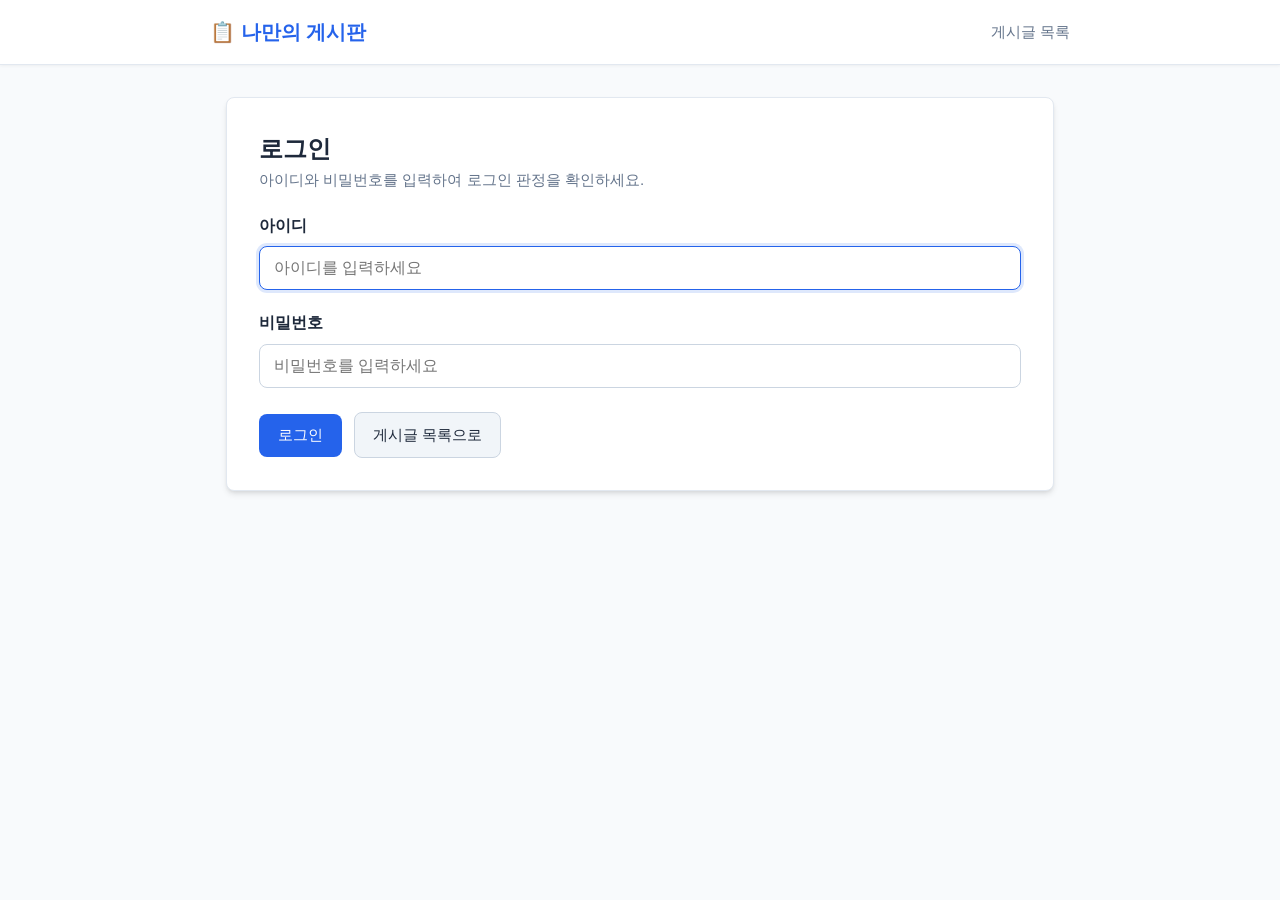
<file: templates/login.html>
<!doctype html>
<html lang="ko">
<head>
    <meta charset="utf-8">
    <meta name="viewport" content="width=device-width, initial-scale=1.0">
    <title>로그인 | 나만의 게시판</title>
    <link rel="stylesheet" href="/static/style.css">
</head>
<body>
    <header class="navbar">
        <div class="nav-container">
            <a href="/" class="brand-logo">📋 나만의 게시판</a>
            <nav class="nav-links">
                <a href="/">게시글 목록</a>
            </nav>
        </div>
    </header>

    <main class="container">
        <div class="card login-card">
            <h2>로그인</h2>
            <p class="subtitle">아이디와 비밀번호를 입력하여 로그인 판정을 확인하세요.</p>

            <div id="result-box" class="alert hidden" role="alert"></div>

            <form id="login-form">
                <div class="form-group">
                    <label for="username">아이디</label>
                    <input type="text" id="username" name="username" placeholder="아이디를 입력하세요" required autofocus>
                </div>
                <div class="form-group">
                    <label for="password">비밀번호</label>
                    <input type="password" id="password" name="password" placeholder="비밀번호를 입력하세요" required>
                </div>
                <div class="form-actions">
                    <button type="submit" class="btn btn-primary" id="login-btn">로그인</button>
                    <a href="/" class="btn btn-secondary">게시글 목록으로</a>
                </div>
            </form>
        </div>
    </main>

    <script>
        const form = document.getElementById("login-form");
        const resultBox = document.getElementById("result-box");
        const loginBtn = document.getElementById("login-btn");

        form.addEventListener("submit", async (e) => {
            e.preventDefault();

            const username = document.getElementById("username").value.trim();
            const password = document.getElementById("password").value;

            resultBox.className = "alert hidden";
            resultBox.textContent = "";
            loginBtn.disabled = true;
            loginBtn.textContent = "확인 중...";

            try {
                const response = await fetch("/auth/login", {
                    method: "POST",
                    headers: {
                        "Content-Type": "application/json"
                    },
                    body: JSON.stringify({ username, password })
                });

                const data = await response.json();

                if (response.ok) {
                    resultBox.className = "alert alert-success";
                    resultBox.textContent = `🎉 ${data.user.username}님, 환영합니다! (${data.message})`;
                } else {
                    resultBox.className = "alert alert-error";
                    resultBox.textContent = `⚠️ ${data.error || "로그인에 실패했습니다."}`;
                }
            } catch (err) {
                resultBox.className = "alert alert-error";
                resultBox.textContent = "🚨 서버와 통신하지 못했습니다. 서버 상태를 확인해 주세요.";
            } finally {
                loginBtn.disabled = false;
                loginBtn.textContent = "로그인";
            }
        });
    </script>
</body>
</html>
</file>
<file: static/style.css>
:root {
    --primary: #2563eb;
    --primary-hover: #1d4ed8;
    --danger: #dc2626;
    --danger-hover: #b91c1c;
    --secondary: #64748b;
    --secondary-hover: #475569;
    --bg-page: #f8fafc;
    --bg-card: #ffffff;
    --text-main: #1e293b;
    --text-muted: #64748b;
    --border-color: #e2e8f0;
    --radius: 8px;
    --shadow: 0 4px 6px -1px rgb(0 0 0 / 0.1), 0 2px 4px -2px rgb(0 0 0 / 0.1);
}

* {
    box-sizing: border-box;
    margin: 0;
    padding: 0;
}

body {
    font-family: -apple-system, BlinkMacSystemFont, "Segoe UI", Roboto, "Noto Sans KR", sans-serif;
    background-color: var(--bg-page);
    color: var(--text-main);
    line-height: 1.6;
}

/* 상단 네비게이션 바 */
.navbar {
    background-color: #ffffff;
    border-bottom: 1px solid var(--border-color);
    box-shadow: 0 1px 3px 0 rgb(0 0 0 / 0.05);
    padding: 16px 24px;
    margin-bottom: 32px;
}

.nav-container {
    max-width: 860px;
    margin: 0 auto;
    display: flex;
    justify-content: space-between;
    align-items: center;
}

.brand-logo {
    font-size: 1.25rem;
    font-weight: 700;
    color: var(--primary);
    text-decoration: none;
    display: flex;
    align-items: center;
    gap: 8px;
}

.nav-links {
    display: flex;
    gap: 16px;
    align-items: center;
}

.nav-links a {
    color: var(--text-muted);
    text-decoration: none;
    font-size: 0.95rem;
    font-weight: 500;
    transition: color 0.15s;
}

.nav-links a:hover {
    color: var(--primary);
}

/* 본문 컨테이너 */
.container {
    max-width: 860px;
    margin: 0 auto 40px auto;
    padding: 0 16px;
}

/* 카드 UI */
.card {
    background-color: var(--bg-card);
    border-radius: var(--radius);
    border: 1px solid var(--border-color);
    box-shadow: var(--shadow);
    padding: 32px;
}

.header-row {
    display: flex;
    justify-content: space-between;
    align-items: center;
    margin-bottom: 24px;
    padding-bottom: 16px;
    border-bottom: 1px solid var(--border-color);
}

h1, h2 {
    color: var(--text-main);
}

.subtitle {
    color: var(--text-muted);
    font-size: 0.95rem;
    margin-bottom: 20px;
}

/* 버튼 컴포넌트 */
.btn {
    display: inline-flex;
    align-items: center;
    justify-content: center;
    padding: 10px 18px;
    font-size: 0.95rem;
    font-weight: 500;
    border-radius: var(--radius);
    text-decoration: none;
    cursor: pointer;
    border: 1px solid transparent;
    transition: background-color 0.15s, border-color 0.15s;
    font-family: inherit;
}

.btn-primary {
    background-color: var(--primary);
    color: #ffffff;
}

.btn-primary:hover {
    background-color: var(--primary-hover);
}

.btn-secondary {
    background-color: #f1f5f9;
    color: var(--text-main);
    border-color: #cbd5e1;
}

.btn-secondary:hover {
    background-color: #e2e8f0;
}

.btn-danger {
    background-color: var(--danger);
    color: #ffffff;
}

.btn-danger:hover {
    background-color: var(--danger-hover);
}

/* 게시글 목록 테이블/리스트 */
.post-list {
    list-style: none;
    margin-top: 12px;
}

.post-item {
    display: flex;
    align-items: center;
    padding: 14px 12px;
    border-bottom: 1px solid var(--border-color);
    transition: background-color 0.15s;
}

.post-item:hover {
    background-color: #f8fafc;
}

.post-id-badge {
    display: inline-block;
    min-width: 44px;
    text-align: center;
    padding: 2px 8px;
    background-color: #e2e8f0;
    color: #475569;
    border-radius: 9999px;
    font-size: 0.85rem;
    font-weight: 600;
    margin-right: 16px;
}

.post-title-link {
    color: var(--text-main);
    text-decoration: none;
    font-size: 1.05rem;
    font-weight: 500;
    flex: 1;
}

.post-title-link:hover {
    color: var(--primary);
    text-decoration: underline;
}

.empty-state {
    text-align: center;
    padding: 48px 16px;
    color: var(--text-muted);
    font-size: 1.05rem;
}

/* 게시글 상세 */
.detail-header {
    margin-bottom: 20px;
    padding-bottom: 16px;
    border-bottom: 1px solid var(--border-color);
}

.detail-meta {
    display: flex;
    gap: 16px;
    color: var(--text-muted);
    font-size: 0.9rem;
    margin-top: 8px;
}

.post-body {
    white-space: pre-wrap;
    background-color: #f8fafc;
    border: 1px solid var(--border-color);
    border-radius: var(--radius);
    padding: 24px;
    min-height: 160px;
    font-size: 1.05rem;
    line-height: 1.8;
    margin-bottom: 24px;
}

.actions {
    display: flex;
    gap: 12px;
    align-items: center;
}

/* 폼 스타일 */
.form-group {
    margin-bottom: 20px;
}

label {
    display: block;
    margin-bottom: 8px;
    font-weight: 600;
    color: var(--text-main);
}

input[type="text"],
input[type="password"],
textarea {
    width: 100%;
    padding: 12px 14px;
    border: 1px solid #cbd5e1;
    border-radius: var(--radius);
    font-size: 1rem;
    font-family: inherit;
    transition: border-color 0.15s, box-shadow 0.15s;
    background-color: #ffffff;
}

input[type="text"]:focus,
input[type="password"]:focus,
textarea:focus {
    outline: none;
    border-color: var(--primary);
    box-shadow: 0 0 0 3px rgba(37, 99, 235, 0.15);
}

.form-actions {
    display: flex;
    gap: 12px;
    align-items: center;
    margin-top: 24px;
}

/* 알림 메시지 */
.alert {
    padding: 14px 18px;
    border-radius: var(--radius);
    margin-bottom: 20px;
    font-size: 0.95rem;
    display: block;
}

.alert-error, .error {
    background-color: #fef2f2;
    color: var(--danger);
    border: 1px solid #fecaca;
}

.alert-success {
    background-color: #f0fdf4;
    color: #166534;
    border: 1px solid #bbf7d0;
}

.hidden {
    display: none;
}
</file>
